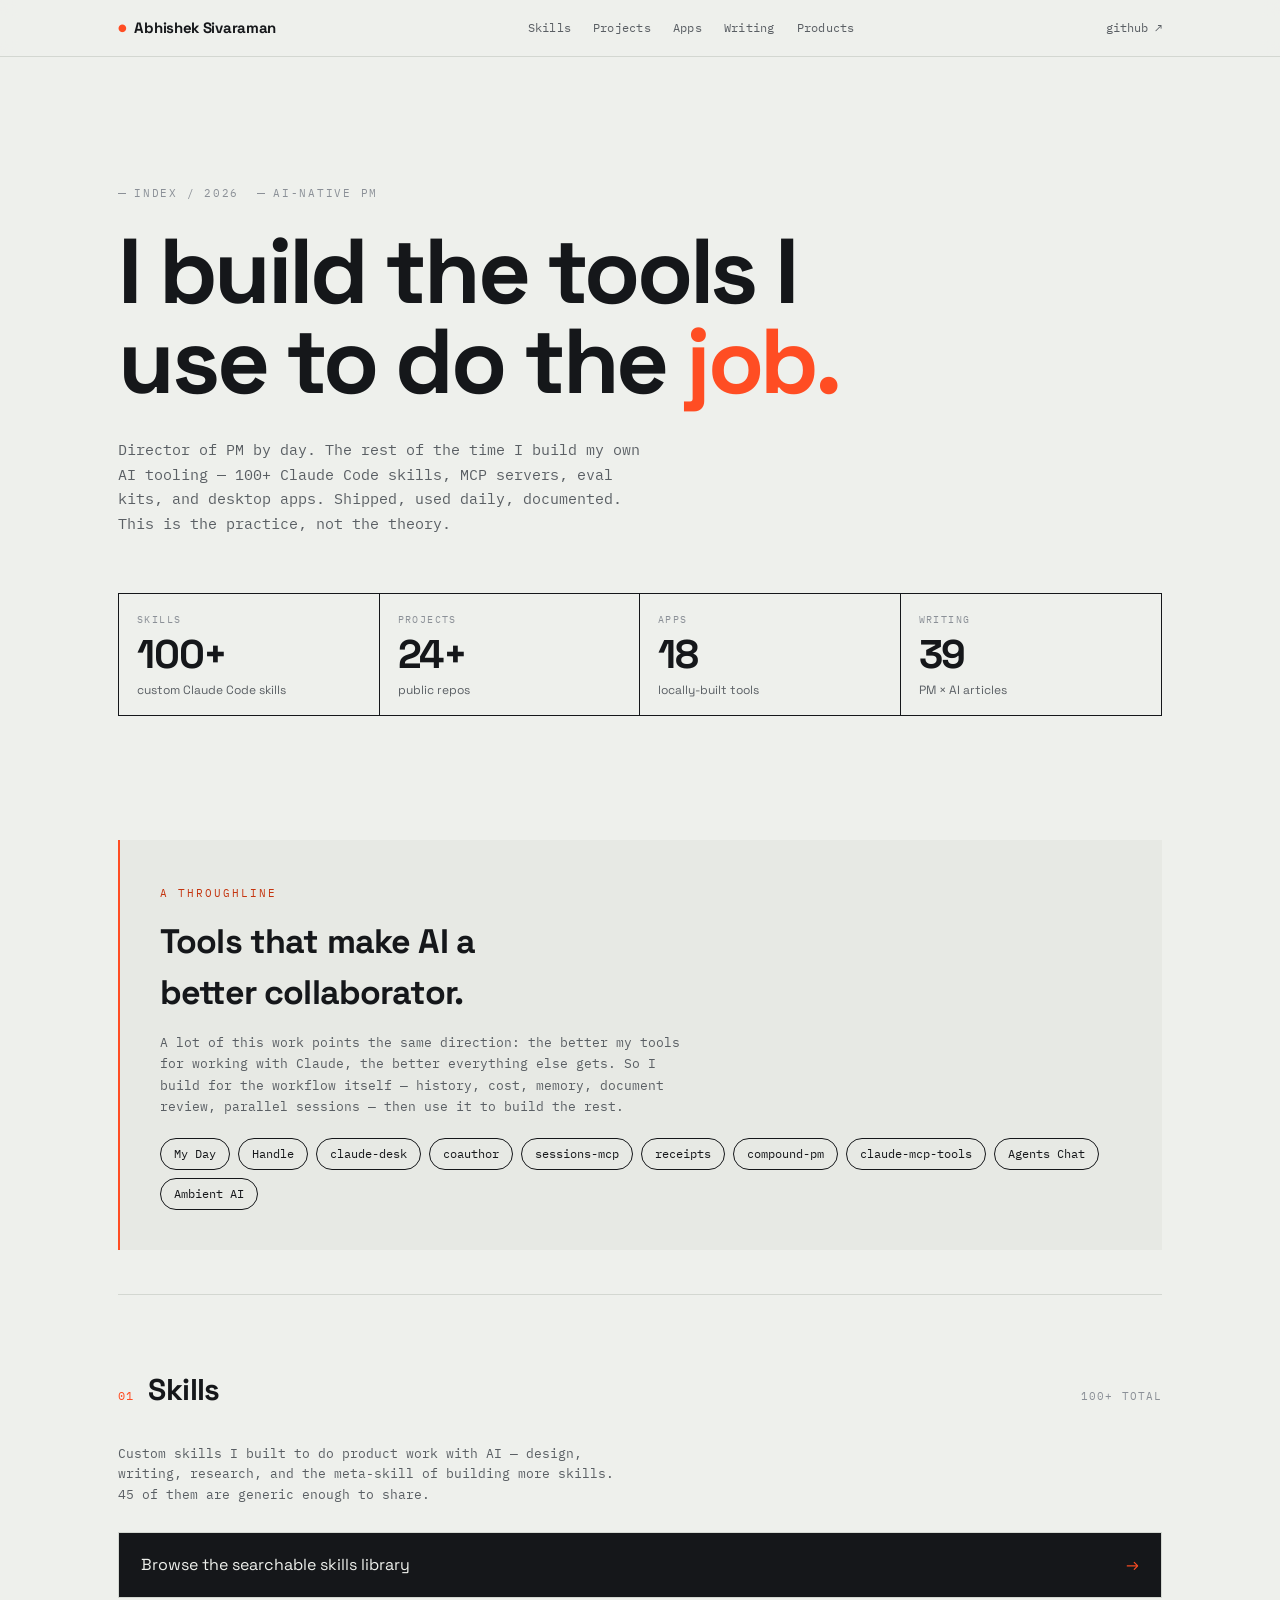
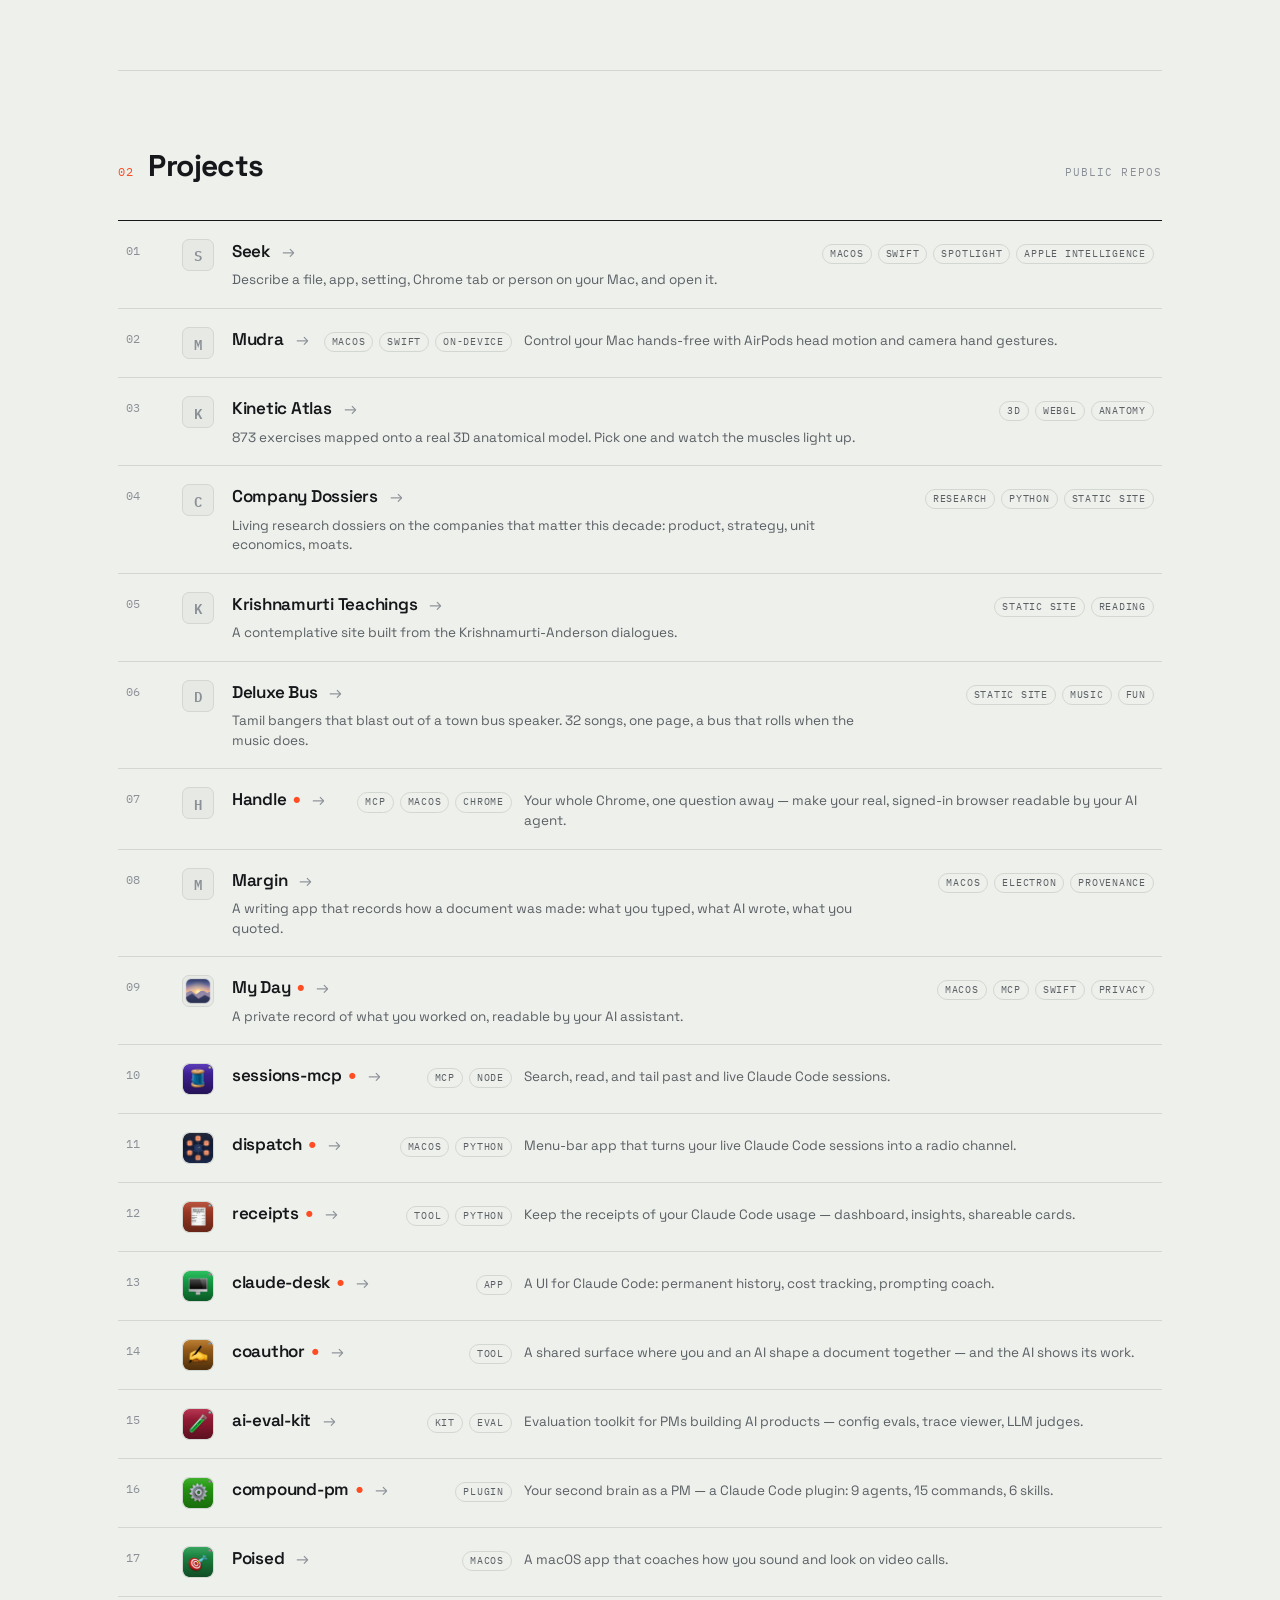
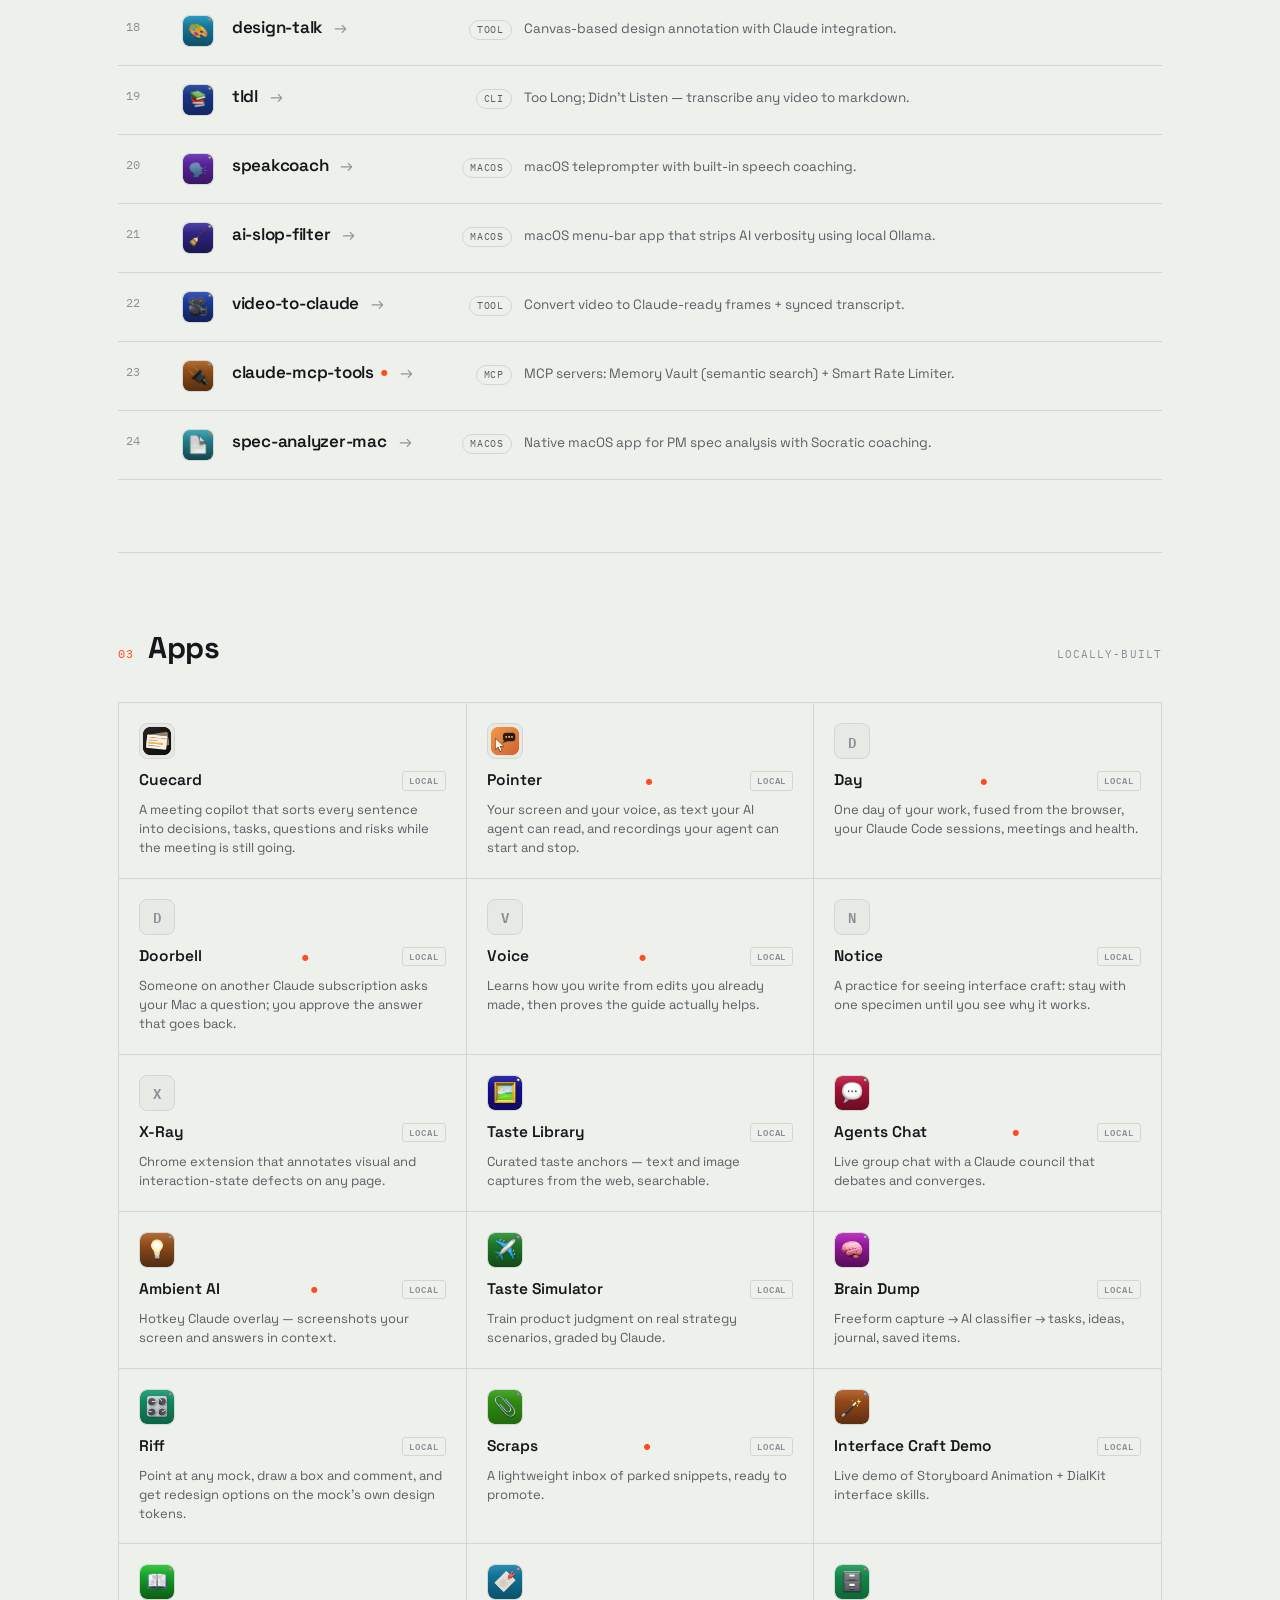
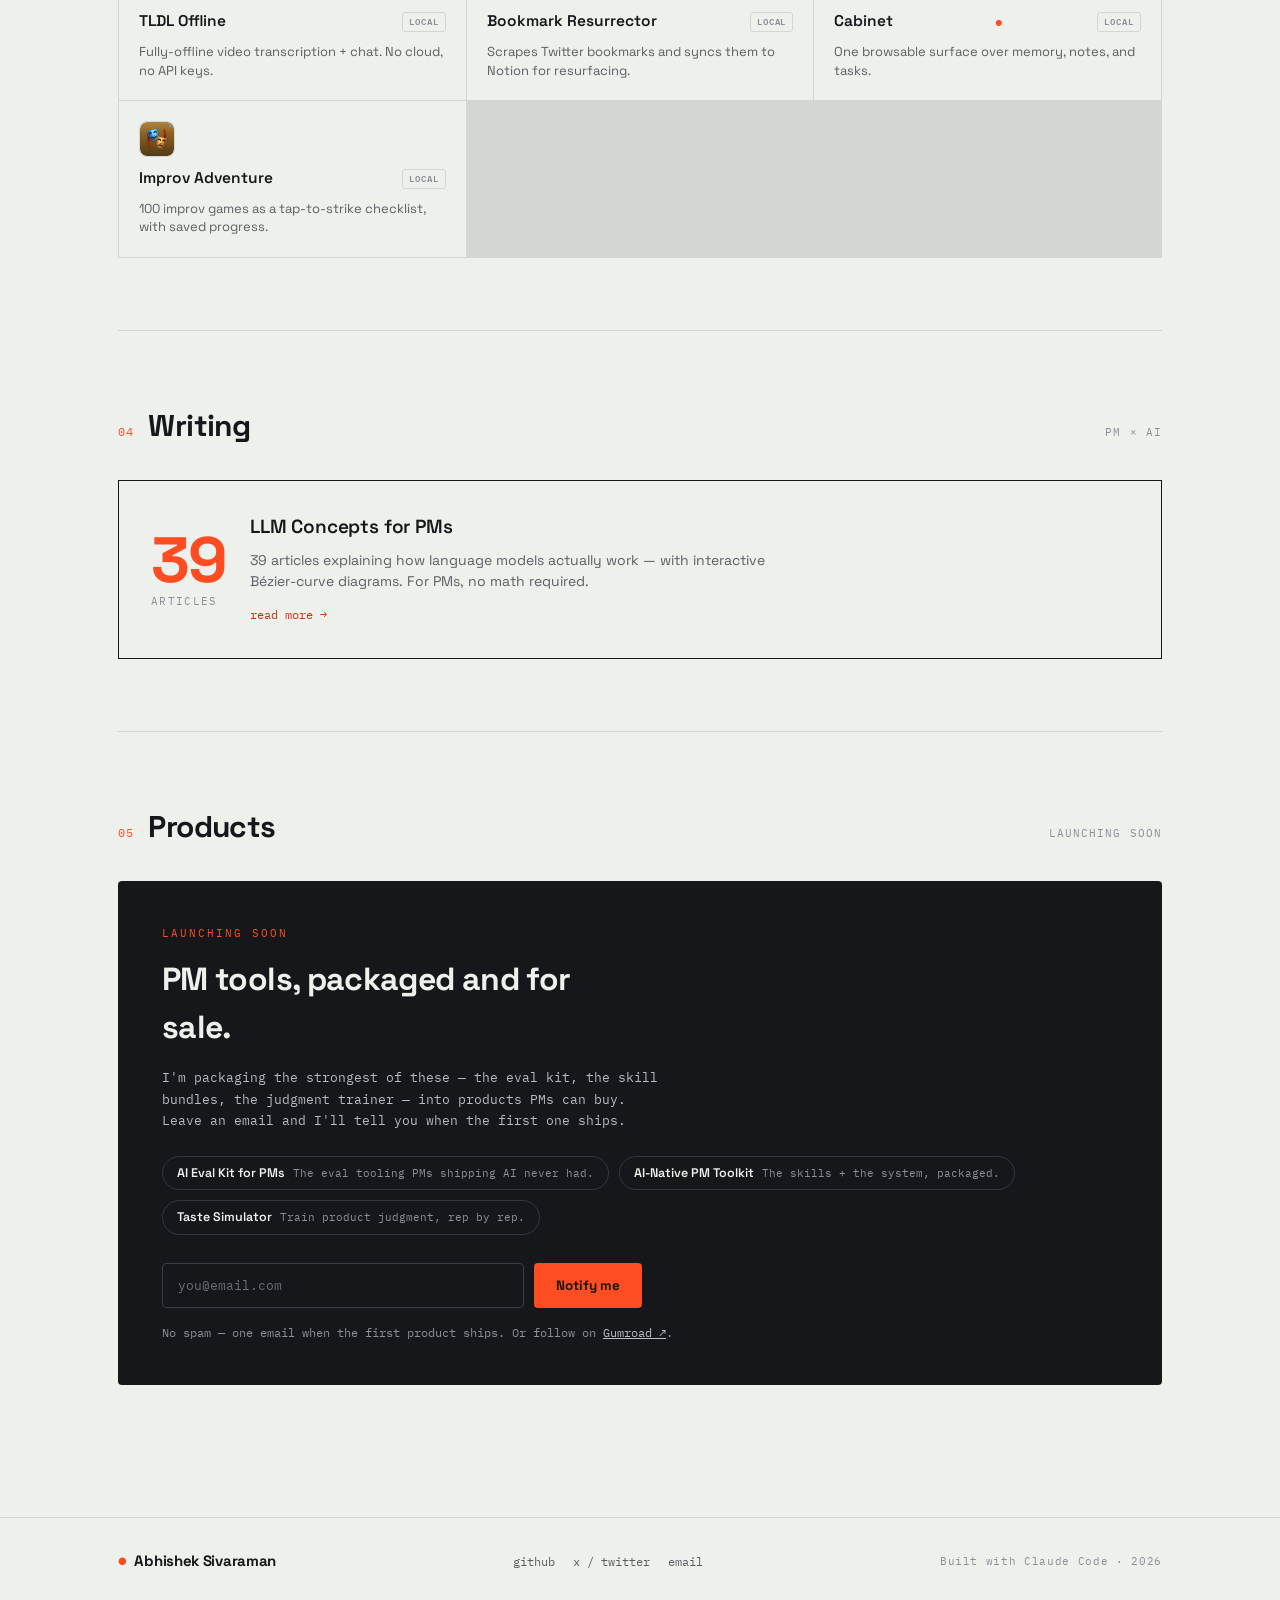
<file: index.html>
<!DOCTYPE html>
<html lang="en">
<head>
<meta charset="UTF-8">
<meta name="viewport" content="width=device-width, initial-scale=1.0">
<title>Abhishek Sivaraman — AI-native product manager</title>
<meta name="description" content="An AI-native product manager who builds his own tools — 100+ Claude Code skills, MCP servers, eval kits, and apps. Shipped, used daily, documented.">
<meta property="og:title" content="Abhishek Sivaraman — AI-native product manager">
<meta property="og:description" content="I build the tools I use to do the job. 100+ skills, 20+ projects, 12 apps.">
<meta property="og:type" content="website">
<meta name="theme-color" content="#eef0ec">
<link rel="preconnect" href="https://fonts.googleapis.com">
<link rel="preconnect" href="https://fonts.gstatic.com" crossorigin>
<link href="https://fonts.googleapis.com/css2?family=Space+Grotesk:wght@400;500;600;700&family=IBM+Plex+Mono:wght@400;500&display=swap" rel="stylesheet">
<link rel="stylesheet" href="styles.css">
</head>
<body>
<a class="skip" href="#skills">Skip to content</a>

<header class="topbar">
  <div class="wrap bar">
    <a class="brand" href="#top">Abhishek Sivaraman</a>
    <nav class="pillars" aria-label="Sections">
      <a href="#skills">Skills</a>
      <a href="#projects">Projects</a>
      <a href="#apps">Apps</a>
      <a href="#writing">Writing</a>
      <a href="#products">Products</a>
    </nav>
    <a class="ghlink" href="https://github.com/abhitsian" target="_blank" rel="noopener">github ↗</a>
  </div>
</header>

<main id="top" class="wrap">

  <section class="hero" id="hero">
    <div class="hero-meta">
      <span>Index / 2026</span>
      <span>AI-native PM</span>
    </div>
    <h1 id="headline"></h1>
    <p class="lede" id="blurb"></p>
    <div class="stats" id="stats" aria-label="At a glance"></div>
  </section>

  <section class="metaband" id="metaband"></section>

  <section class="sec" id="skills">
    <div class="sechead">
      <span class="sn">01</span>
      <h2>Skills</h2>
      <span class="scount" id="skills-count"></span>
    </div>
    <p class="secnote" id="skills-note"></p>
    <div class="skillgrid" id="skills-grid"></div>
  </section>

  <section class="sec" id="projects">
    <div class="sechead">
      <span class="sn">02</span>
      <h2>Projects</h2>
      <span class="scount">public repos</span>
    </div>
    <div class="ledger" id="projects-list"></div>
  </section>

  <section class="sec" id="apps">
    <div class="sechead">
      <span class="sn">03</span>
      <h2>Apps</h2>
      <span class="scount">locally-built</span>
    </div>
    <div class="appgrid" id="apps-grid"></div>
  </section>

  <section class="sec" id="writing">
    <div class="sechead">
      <span class="sn">04</span>
      <h2>Writing</h2>
      <span class="scount">PM × AI</span>
    </div>
    <div id="writing-list"></div>
  </section>

  <section class="sec" id="products">
    <div class="sechead">
      <span class="sn">05</span>
      <h2>Products</h2>
      <span class="scount" id="products-status"></span>
    </div>
    <div class="product-panel" id="product-panel"></div>
  </section>

</main>

<footer class="footer">
  <div class="wrap foot">
    <span class="brand">Abhishek Sivaraman</span>
    <nav class="foot-links" id="foot-links" aria-label="Links"></nav>
    <span class="colophon">Built with Claude Code · 2026</span>
  </div>
</footer>

<script src="data.js"></script>
<script src="app.js"></script>
</body>
</html>
</file>
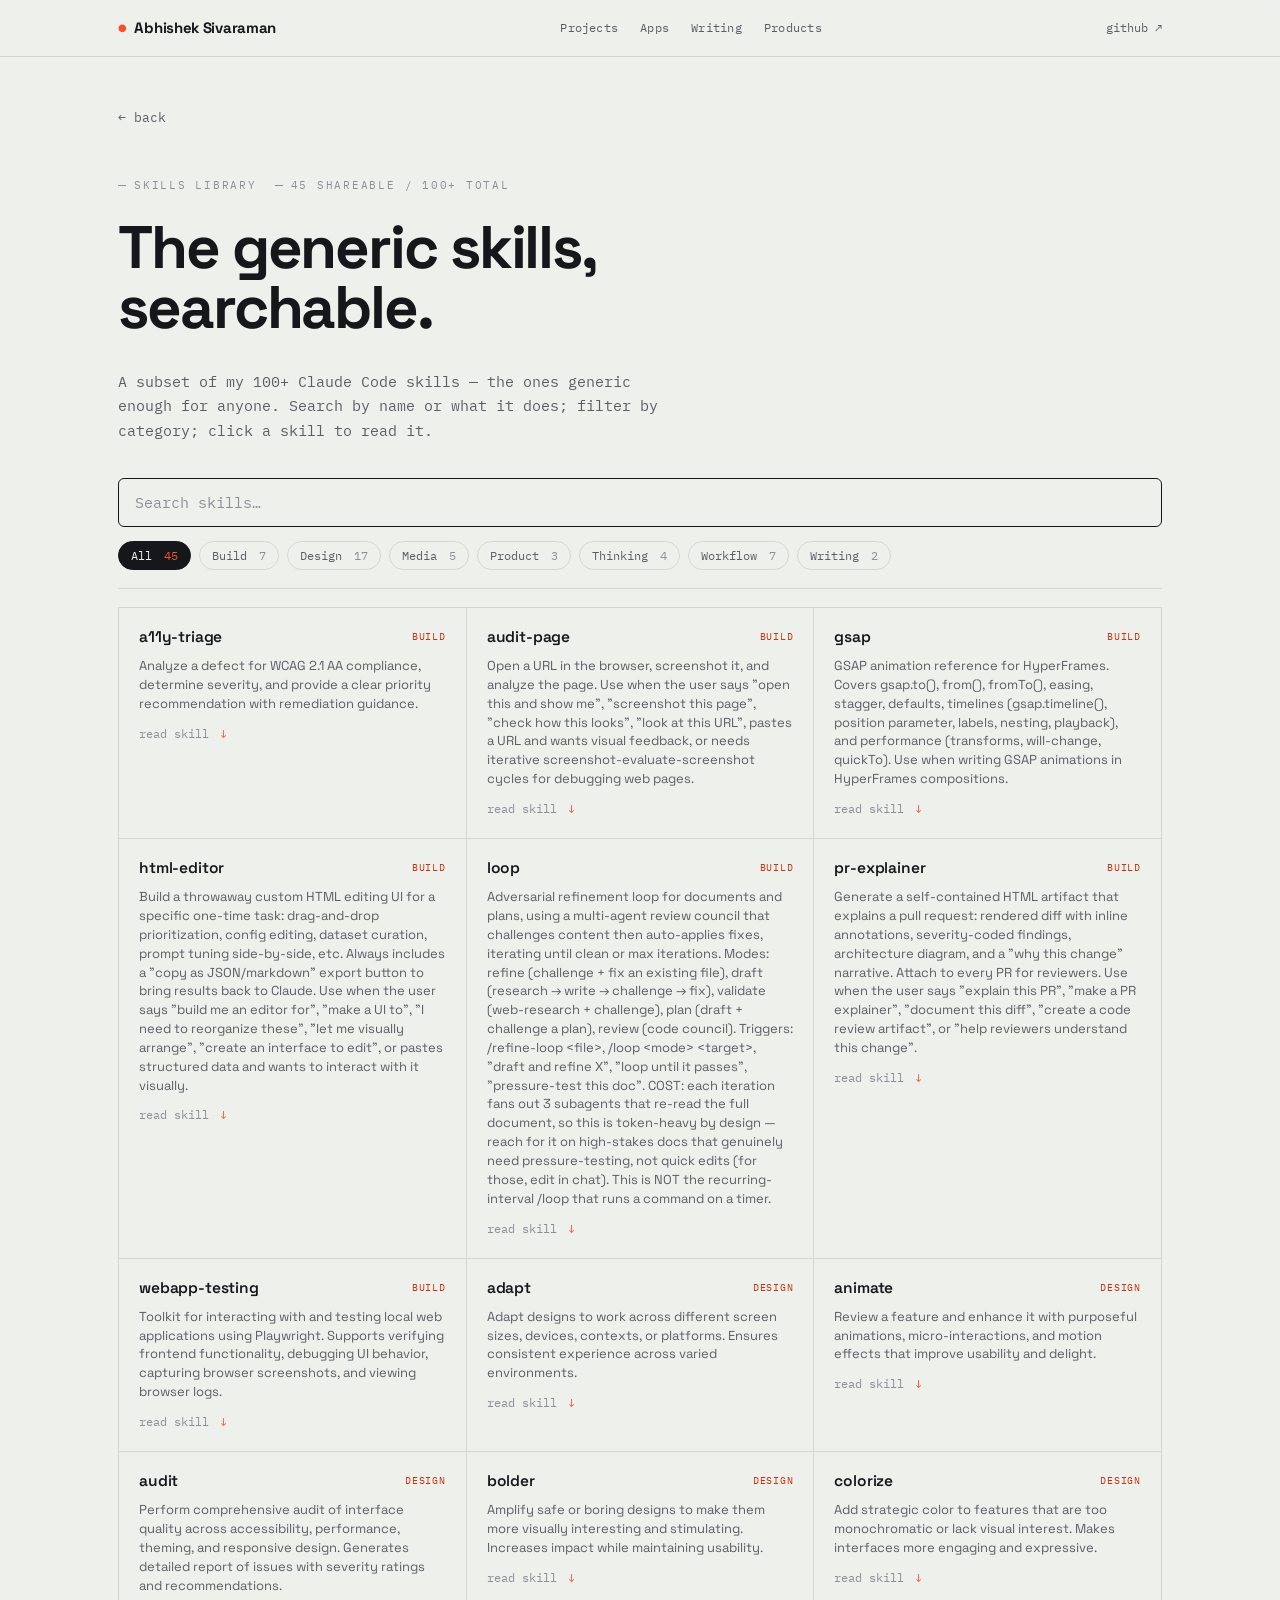
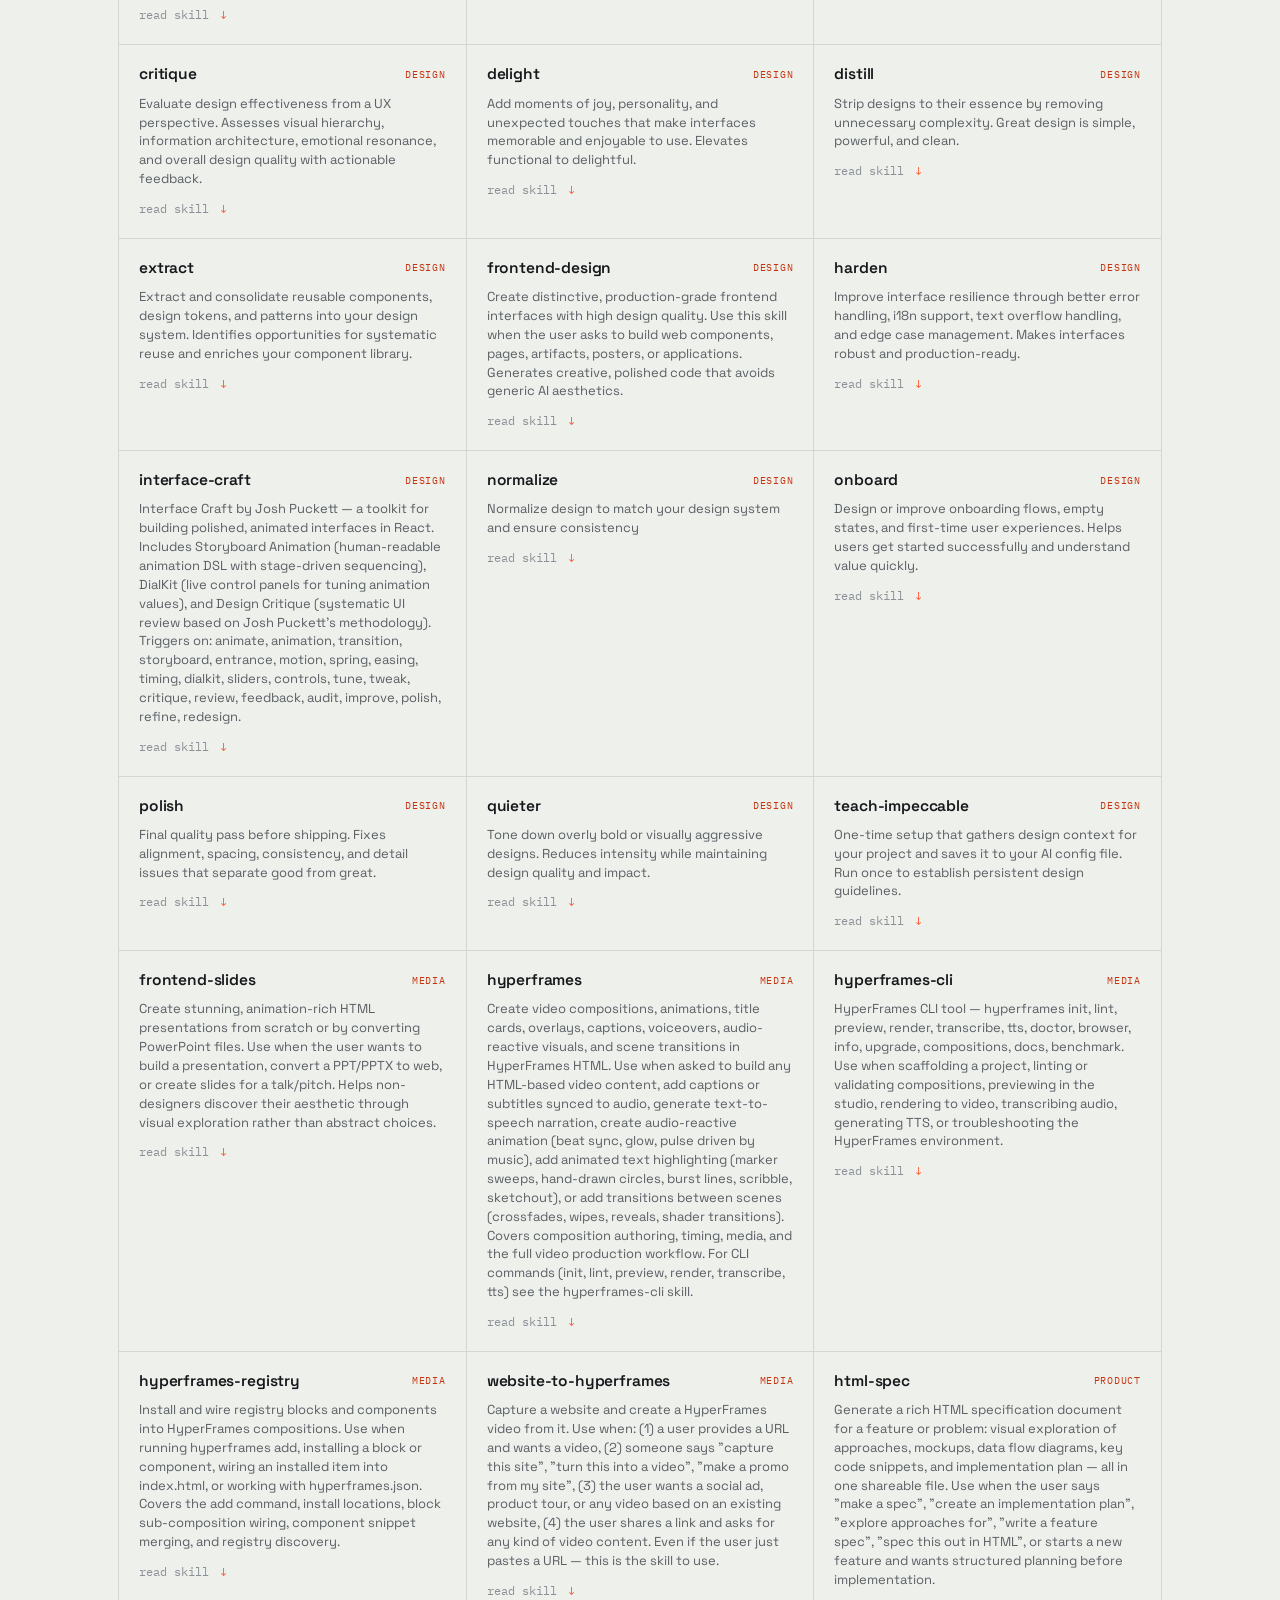
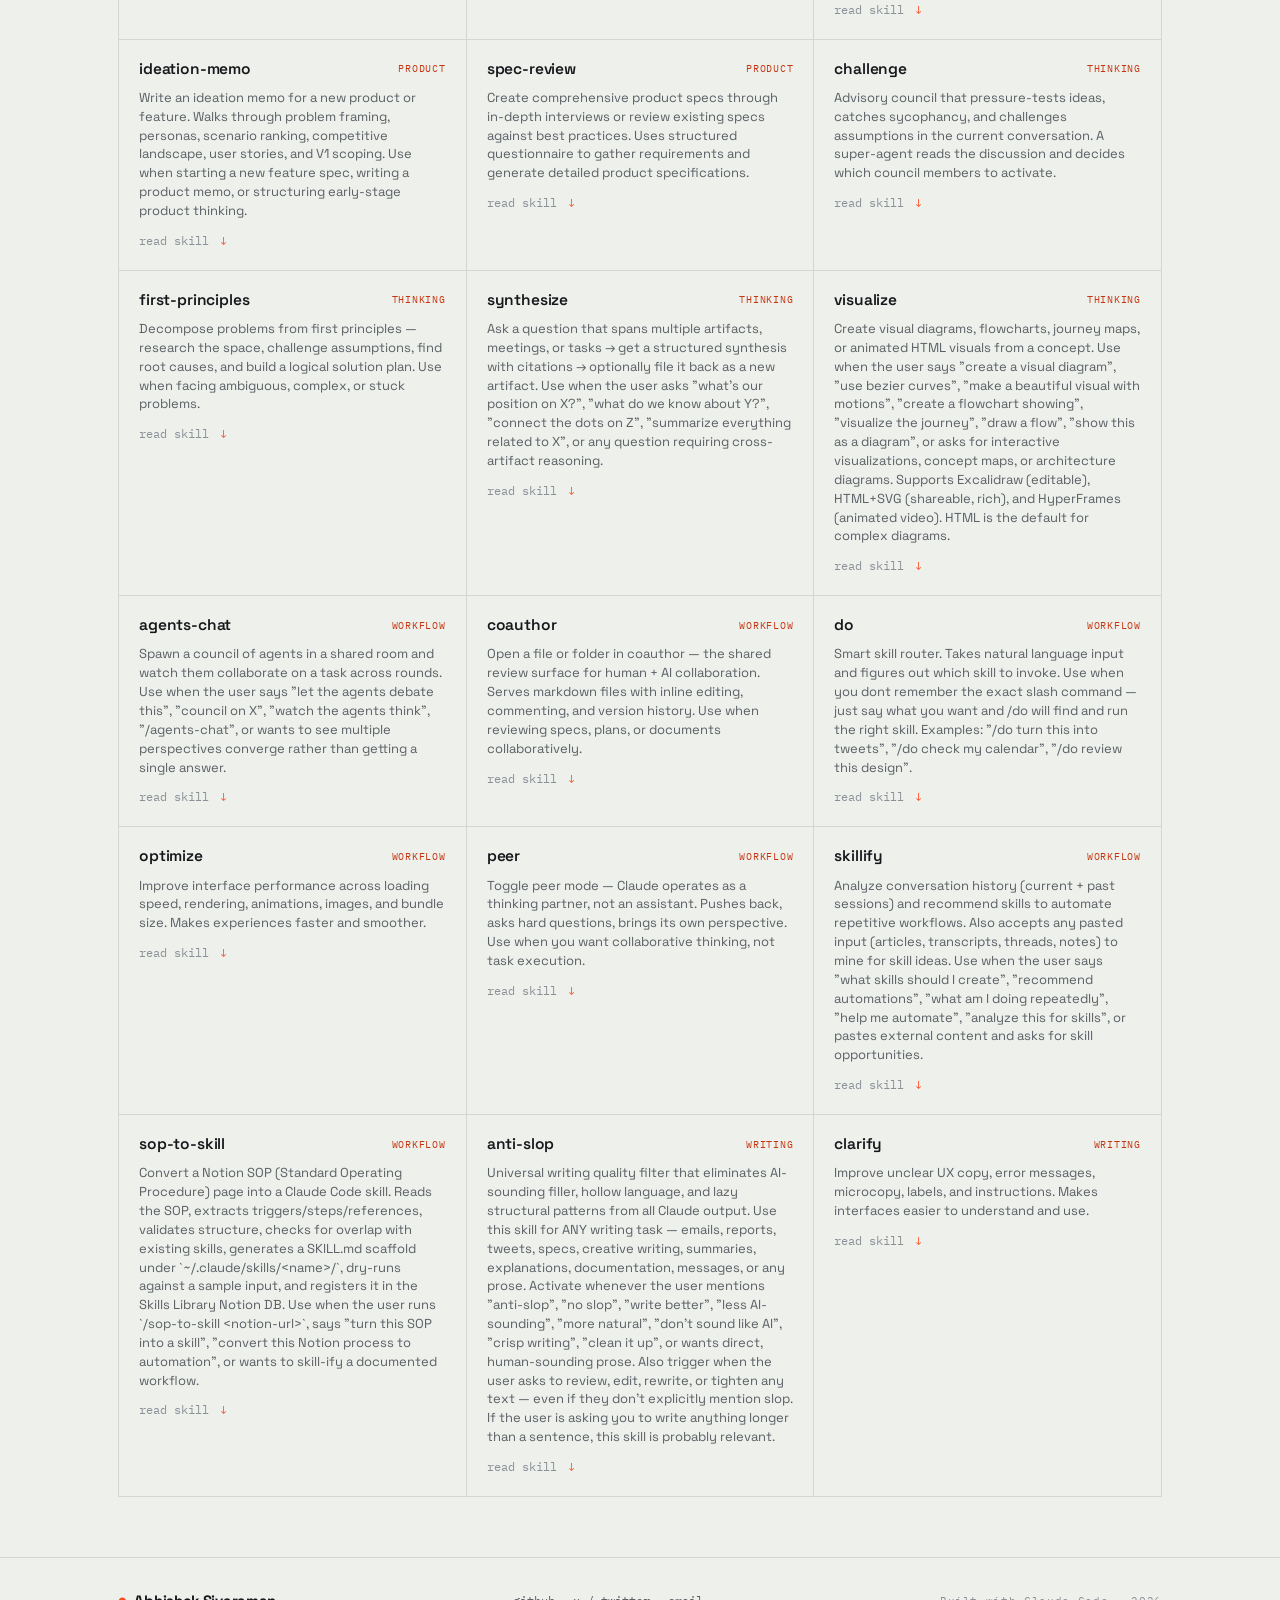
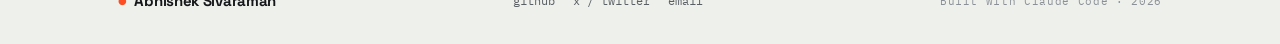
<file: skills.html>
<!DOCTYPE html>
<html lang="en">
<head>
<meta charset="UTF-8">
<meta name="viewport" content="width=device-width, initial-scale=1.0">
<title>Skills — Abhishek Sivaraman</title>
<meta name="description" content="A searchable, categorized library of generic Claude Code skills built by Abhishek Sivaraman.">
<meta name="theme-color" content="#eef0ec">
<link rel="preconnect" href="https://fonts.googleapis.com">
<link rel="preconnect" href="https://fonts.gstatic.com" crossorigin>
<link href="https://fonts.googleapis.com/css2?family=Space+Grotesk:wght@400;500;600;700&family=IBM+Plex+Mono:wght@400;500&display=swap" rel="stylesheet">
<link rel="stylesheet" href="styles.css">
</head>
<body>
<header class="topbar">
  <div class="wrap bar">
    <a class="brand" href="index.html">Abhishek Sivaraman</a>
    <nav class="pillars" aria-label="Sections">
      <a href="index.html#projects">Projects</a>
      <a href="index.html#apps">Apps</a>
      <a href="index.html#writing">Writing</a>
      <a href="index.html#products">Products</a>
    </nav>
    <a class="ghlink" href="https://github.com/abhitsian" target="_blank" rel="noopener">github ↗</a>
  </div>
</header>

<main class="wrap">
  <section class="sk-hero">
    <div class="d-back"><a href="index.html#skills">← back</a></div>
    <div class="hero-meta"><span>Skills library</span><span id="sk-count">—</span></div>
    <h1 class="sk-title">The generic skills, <span class="o">searchable.</span></h1>
    <p class="lede">A subset of my 100+ Claude Code skills — the ones generic enough for anyone. Search by name or what it does; filter by category; click a skill to read it.</p>
  </section>

  <div class="sk-controls">
    <input type="search" id="sk-search" placeholder="Search skills…" aria-label="Search skills" autocomplete="off">
    <div class="sk-cats" id="sk-cats"></div>
  </div>

  <div class="sk-grid" id="sk-grid"></div>
  <p class="sk-empty" id="sk-empty" hidden>No skills match that.</p>
</main>

<footer class="footer">
  <div class="wrap foot">
    <span class="brand">Abhishek Sivaraman</span>
    <nav class="foot-links" id="foot-links" aria-label="Links"></nav>
    <span class="colophon">Built with Claude Code · 2026</span>
  </div>
</footer>

<script src="data.js"></script>
<script src="skills-data.js"></script>
<script src="skills.js"></script>
</body>
</html>
</file>
<file: styles.css>
/* ===== Abhishek Sivaraman — portfolio · "The System" ===== */
:root{
  --bg:#eef0ec;
  --panel:#e7e9e4;
  --ink:#15171a;
  --mut:#5a5f64;
  --faint:#8b9097;
  --line:#d3d7d1;
  --line-strong:#15171a;
  --accent:#ff4d23;
  --accent-ink:#c5350f;
  --maxw:1140px;
  --mono:"IBM Plex Mono",ui-monospace,monospace;
  --sans:"Space Grotesk",system-ui,sans-serif;
}
*{ box-sizing:border-box; margin:0; padding:0; }
html{ scroll-behavior:smooth; }
body{
  background:var(--bg); color:var(--ink); font-family:var(--sans);
  line-height:1.5; -webkit-font-smoothing:antialiased;
  text-rendering:optimizeLegibility;
}
a{ color:inherit; text-decoration:none; }
.wrap{ width:100%; max-width:var(--maxw); margin:0 auto; padding-inline:clamp(20px,5vw,48px); }

.skip{ position:absolute; left:-9999px; top:0; background:var(--ink); color:var(--bg); padding:10px 16px; z-index:50; }
.skip:focus{ left:8px; top:8px; }

/* ---------- top bar ---------- */
.topbar{ position:sticky; top:0; z-index:30; background:color-mix(in oklab, var(--bg) 88%, transparent); backdrop-filter:blur(8px); border-bottom:1px solid var(--line); }
.bar{ display:flex; align-items:center; justify-content:space-between; height:56px; }
.brand{ font-weight:700; letter-spacing:-.02em; font-size:15px; }
.brand::before{ content:"●"; color:var(--accent); font-size:10px; vertical-align:2px; margin-right:8px; }
.pillars{ display:flex; gap:clamp(10px,2vw,22px); }
.pillars a{ font-family:var(--mono); font-size:12px; color:var(--mut); letter-spacing:.02em; position:relative; padding:4px 0; }
.pillars a:hover{ color:var(--ink); }
.pillars a::after{ content:""; position:absolute; left:0; right:100%; bottom:0; height:1.5px; background:var(--accent); transition:right .25s cubic-bezier(.2,.7,.3,1); }
.pillars a:hover::after{ right:0; }
.ghlink{ font-family:var(--mono); font-size:12px; color:var(--mut); }
.ghlink:hover{ color:var(--accent-ink); }

/* ---------- hero ---------- */
.hero{ padding-block:clamp(56px,11vw,128px) clamp(40px,7vw,80px); }
.hero-meta{ display:flex; gap:18px; font-family:var(--mono); font-size:11px; letter-spacing:.16em; text-transform:uppercase; color:var(--faint); padding-bottom:24px; }
.hero-meta span{ position:relative; padding-left:16px; }
.hero-meta span::before{ content:""; position:absolute; left:0; top:50%; width:8px; height:1px; background:var(--faint); }
.hero h1{
  font-weight:700; letter-spacing:-.035em; line-height:.98;
  font-size:clamp(40px,8.5vw,92px); max-width:14ch;
}
.hero h1 .o{ color:var(--accent); }
.lede{ font-family:var(--mono); font-size:clamp(13px,1.5vw,15px); line-height:1.65; color:var(--mut); max-width:60ch; margin-top:clamp(22px,3vw,32px); }

.stats{ display:grid; grid-template-columns:repeat(4,1fr); margin-top:clamp(36px,5vw,56px); border:1.5px solid var(--line-strong); }
.stats .cell{ padding:18px 18px 16px; border-right:1.5px solid var(--line-strong); }
.stats .cell:last-child{ border-right:none; }
.stats .k{ font-family:var(--mono); font-size:10px; letter-spacing:.14em; text-transform:uppercase; color:var(--faint); }
.stats .v{ font-weight:700; font-size:clamp(26px,4vw,40px); letter-spacing:-.03em; margin-top:8px; line-height:1; }
.stats .note{ font-size:12px; color:var(--mut); margin-top:6px; }

/* ---------- section scaffolding ---------- */
.sec{ padding-block:clamp(40px,6vw,72px); border-top:1px solid var(--line); }
.sechead{ display:flex; align-items:baseline; gap:14px; margin-bottom:clamp(22px,3vw,32px); }
.sechead .sn{ font-family:var(--mono); font-size:12px; color:var(--accent); letter-spacing:.1em; }
.sechead h2{ font-weight:700; font-size:clamp(22px,3vw,30px); letter-spacing:-.02em; }
.sechead .scount{ font-family:var(--mono); font-size:11px; letter-spacing:.1em; text-transform:uppercase; color:var(--faint); margin-left:auto; }
.secnote{ font-family:var(--mono); font-size:13px; line-height:1.6; color:var(--mut); max-width:64ch; margin-bottom:26px; }

/* ---------- skills grid ---------- */
.skillgrid{ display:grid; grid-template-columns:repeat(auto-fill,minmax(228px,1fr)); border-top:1px solid var(--line); border-left:1px solid var(--line); }
.skillcell{ padding:16px 18px; border-right:1px solid var(--line); border-bottom:1px solid var(--line); transition:background .2s; }
.skillcell:hover{ background:var(--panel); }
.skillcell .top{ display:flex; align-items:center; justify-content:space-between; gap:10px; }
.skillcell .nm{ font-weight:600; font-size:14.5px; letter-spacing:-.01em; }
.skillcell .cat{ font-family:var(--mono); font-size:9.5px; letter-spacing:.1em; text-transform:uppercase; color:var(--accent-ink); }
.skillcell .ds{ font-size:12.5px; color:var(--mut); margin-top:7px; line-height:1.4; }
.skillcell.more{ display:flex; align-items:center; justify-content:center; background:var(--ink); color:var(--bg); }
.skillcell.more a{ font-family:var(--mono); font-size:12px; letter-spacing:.06em; }
.skillcell.more a:hover{ color:var(--accent); }

/* ---------- ledger (projects) ---------- */
.ledger{ border-top:1px solid var(--line-strong); }
.lrow{ display:grid; grid-template-columns:42px 36px 1fr; gap:0 14px; padding:18px 8px; border-bottom:1px solid var(--line); align-items:start; position:relative; transition:background .18s, padding-left .18s; }
.lrow .logo{ width:32px; height:32px; border-radius:7px; overflow:hidden; display:flex; align-items:center; justify-content:center; background:var(--panel); border:1px solid var(--line); flex-shrink:0; }
.lrow img.logo{ object-fit:cover; }
.lrow span.logo img{ width:100%; height:100%; object-fit:cover; display:block; }
.lrow .logo.placeholder{ font-family:var(--mono); font-size:14px; font-weight:600; color:var(--faint); }
/* apps grid: small icon top-left of each card */
.appcell .applogo{ width:36px; height:36px; border-radius:8px; overflow:hidden; display:block; background:var(--panel); border:1px solid var(--line); margin-bottom:10px; object-fit:cover; }
.appcell span.applogo{ display:flex; align-items:center; justify-content:center; }
.appcell span.applogo img{ width:100%; height:100%; object-fit:cover; }
.appcell .applogo.placeholder{ font-family:var(--mono); font-size:14px; font-weight:600; color:var(--faint); display:flex; align-items:center; justify-content:center; }
.d-visual.logo-hero{ background:var(--panel); border:1px solid var(--line); padding:48px 24px; display:flex; flex-direction:column; align-items:center; justify-content:center; gap:18px; }
.d-visual.logo-hero img{ width:180px; height:180px; border-radius:24px; box-shadow:0 4px 24px rgba(0,0,0,.08); }
.d-audio{ margin:24px 0; }
.d-audio audio{ width:100%; max-width:520px; margin-top:8px; }
.lrow:hover{ background:var(--panel); padding-left:16px; }
.lrow .nn{ font-family:var(--mono); font-size:12px; color:var(--faint); padding-top:3px; }
.lrow:hover .nn{ color:var(--accent); }
.lrow .body{ display:flex; flex-wrap:wrap; align-items:baseline; gap:6px 12px; }
.lrow .nm{ font-weight:600; font-size:17px; letter-spacing:-.015em; }
.lrow .arrow{ color:var(--faint); transition:transform .18s, color .18s; }
.lrow:hover .arrow{ color:var(--accent); transform:translate(3px,-3px); }
.lrow .ds{ flex-basis:100%; font-size:13.5px; color:var(--mut); max-width:70ch; line-height:1.45; }
.lrow .tags{ display:flex; gap:6px; margin-left:auto; }
.lrow .tag{ font-family:var(--mono); font-size:9.5px; letter-spacing:.08em; text-transform:uppercase; color:var(--mut); border:1px solid var(--line); padding:2px 7px; border-radius:100px; }

/* ---------- apps grid ---------- */
.appgrid{ display:grid; grid-template-columns:repeat(auto-fill,minmax(280px,1fr)); gap:1px; background:var(--line); border:1px solid var(--line); }
.appcell{ background:var(--bg); padding:20px; transition:background .2s; }
.appcell:hover{ background:var(--panel); }
.appcell .nm{ font-weight:600; font-size:15.5px; display:flex; justify-content:space-between; align-items:center; }
.appcell .nm .lbl{ font-family:var(--mono); font-size:9px; letter-spacing:.1em; text-transform:uppercase; color:var(--faint); border:1px solid var(--line); padding:2px 6px; border-radius:3px; }
.appcell .ds{ font-size:13px; color:var(--mut); margin-top:9px; line-height:1.45; }

/* ---------- writing ---------- */
.writecard{ display:grid; grid-template-columns:auto 1fr; gap:24px; align-items:center; border:1.5px solid var(--line-strong); padding:clamp(22px,3vw,32px); }
.writecard .big{ font-weight:700; font-size:clamp(40px,7vw,64px); letter-spacing:-.03em; line-height:.9; color:var(--accent); }
.writecard .big small{ display:block; font-family:var(--mono); font-size:11px; letter-spacing:.12em; text-transform:uppercase; color:var(--faint); margin-top:8px; font-weight:400; }
.writecard h3{ font-size:19px; font-weight:600; letter-spacing:-.01em; }
.writecard p{ font-size:14px; color:var(--mut); margin-top:8px; line-height:1.5; max-width:60ch; }
.writecard .go{ display:inline-block; margin-top:14px; font-family:var(--mono); font-size:12px; color:var(--accent-ink); }
.writecard .go:hover{ text-decoration:underline; }

/* ---------- products panel ---------- */
.product-panel{ background:var(--ink); color:var(--bg); border-radius:4px; padding:clamp(26px,4vw,44px); }
.product-panel .soon{ font-family:var(--mono); font-size:11px; letter-spacing:.18em; text-transform:uppercase; color:var(--accent); }
.product-panel .ptitle{ font-weight:700; font-size:clamp(22px,3.4vw,32px); letter-spacing:-.02em; margin-top:14px; max-width:20ch; }
.product-panel .pblurb{ font-family:var(--mono); font-size:13px; line-height:1.65; color:#b9bdc2; margin-top:16px; max-width:62ch; }
.teasers{ display:flex; flex-wrap:wrap; gap:10px; margin-top:24px; }
.teasers .t{ border:1px solid #34383d; border-radius:100px; padding:7px 14px; font-size:12.5px; }
.teasers .t b{ font-weight:600; }
.teasers .t span{ color:var(--faint); margin-left:8px; font-family:var(--mono); font-size:11px; }
.signup{ display:flex; gap:10px; margin-top:28px; max-width:480px; flex-wrap:wrap; }
.signup input{ flex:1; min-width:200px; background:transparent; border:1px solid #3a3e44; color:var(--bg); font-family:var(--mono); font-size:13px; padding:13px 15px; border-radius:4px; }
.signup input::placeholder{ color:#6b7077; }
.signup input:focus{ outline:none; border-color:var(--accent); }
.signup button{ background:var(--accent); color:#1c1409; font-family:var(--sans); font-weight:700; font-size:13.5px; border:none; padding:13px 22px; border-radius:4px; cursor:pointer; transition:.18s; }
.signup button:hover{ background:#ff6643; transform:translateY(-1px); }
.signup .ok{ font-family:var(--mono); font-size:12.5px; color:var(--accent); flex-basis:100%; }
.pfoot{ margin-top:16px; font-family:var(--mono); font-size:11.5px; color:var(--faint); }
.pfoot a{ color:#b9bdc2; text-decoration:underline; }

/* ---------- footer ---------- */
.footer{ border-top:1px solid var(--line); margin-top:clamp(30px,5vw,60px); }
.foot{ display:flex; align-items:center; justify-content:space-between; flex-wrap:wrap; gap:14px; padding-block:32px; }
.foot-links{ display:flex; gap:18px; }
.foot-links a{ font-family:var(--mono); font-size:12px; color:var(--mut); }
.foot-links a:hover{ color:var(--accent-ink); }
.colophon{ font-family:var(--mono); font-size:11px; color:var(--faint); letter-spacing:.06em; }

/* ---------- reveal motion ---------- */
.reveal{ opacity:0; transform:translateY(14px); transition:opacity .6s cubic-bezier(.2,.7,.3,1), transform .6s cubic-bezier(.2,.7,.3,1); }
.reveal.in{ opacity:1; transform:none; }

/* ---------- responsive ---------- */
@media(max-width:760px){
  .pillars{ display:none; }
  .stats{ grid-template-columns:1fr 1fr; }
  .stats .cell:nth-child(2){ border-right:none; }
  .stats .cell:nth-child(1),.stats .cell:nth-child(2){ border-bottom:1.5px solid var(--line-strong); }
  .lrow .tags{ margin-left:0; flex-basis:100%; margin-top:4px; }
  .writecard{ grid-template-columns:1fr; gap:14px; }
}
@media(prefers-reduced-motion:reduce){
  html{ scroll-behavior:auto; }
  .reveal{ opacity:1; transform:none; transition:none; }
}

/* ===== meta-theme band ===== */
.metaband{ margin-block:clamp(28px,4vw,44px); padding:clamp(26px,4vw,40px); background:var(--panel); border-left:2px solid var(--accent); }
.mlabel{ font-family:var(--mono); font-size:11px; letter-spacing:.18em; text-transform:uppercase; color:var(--accent-ink); }
.mtitle{ font-weight:700; font-size:clamp(22px,3.4vw,34px); letter-spacing:-.025em; margin-top:12px; max-width:18ch; }
.mblurb{ font-family:var(--mono); font-size:13px; line-height:1.65; color:var(--mut); max-width:66ch; margin-top:14px; }
.mchips{ display:flex; flex-wrap:wrap; gap:8px; margin-top:20px; }
.mchip{ font-family:var(--mono); font-size:12px; padding:6px 13px; border:1px solid var(--line-strong); border-radius:100px; transition:.16s; }
.mchip:hover{ background:var(--ink); color:var(--bg); transform:translateY(-1px); }
.metadot{ color:var(--accent); font-size:8px; vertical-align:3px; margin-left:7px; }

/* full-width skills entry cell */
.skillcell.more.wide{ grid-column:1/-1; justify-content:space-between; padding:20px 22px; }
.skillcell.more.wide .arrow{ color:var(--accent); transition:transform .18s; }
.skillcell.more.wide:hover .arrow{ transform:translateX(4px); }

/* ===== detail page (project.html) ===== */
.detail{ padding-block:clamp(32px,6vw,64px) clamp(48px,8vw,96px); max-width:840px; }
.d-back{ margin-bottom:clamp(28px,5vw,48px); }
.d-back a{ font-family:var(--mono); font-size:12.5px; color:var(--mut); }
.d-back a:hover{ color:var(--accent-ink); }
.d-kicker{ font-family:var(--mono); font-size:11px; letter-spacing:.16em; text-transform:uppercase; color:var(--faint); display:flex; align-items:center; gap:12px; }
.d-meta-badge{ background:var(--accent); color:#1c1409; padding:3px 9px; border-radius:100px; font-size:9.5px; letter-spacing:.08em; }
.d-title{ font-weight:700; font-size:clamp(36px,7vw,68px); letter-spacing:-.035em; line-height:1; margin-top:16px; }
.d-lede{ font-family:var(--mono); font-size:clamp(13px,1.6vw,16px); line-height:1.6; color:var(--mut); margin-top:18px; max-width:60ch; }
.d-tags{ display:flex; flex-wrap:wrap; gap:7px; margin-top:20px; }
.d-tag{ font-family:var(--mono); font-size:10px; letter-spacing:.08em; text-transform:uppercase; color:var(--mut); border:1px solid var(--line); padding:3px 9px; border-radius:100px; }
.d-about,.d-features{ margin-top:clamp(34px,5vw,52px); }
.d-label{ font-family:var(--mono); font-size:11px; letter-spacing:.16em; text-transform:uppercase; color:var(--accent-ink); display:block; padding-bottom:14px; border-bottom:1px solid var(--line); margin-bottom:18px; }
.d-about p{ font-size:clamp(16px,2vw,19px); line-height:1.6; color:var(--ink); max-width:62ch; }
.d-flist{ list-style:none; display:grid; gap:2px; }
.d-flist li{ display:grid; grid-template-columns:38px 1fr; align-items:start; gap:8px; padding:14px 8px; border-bottom:1px solid var(--line); font-size:15px; }
.d-flist .fn{ font-family:var(--mono); font-size:12px; color:var(--accent); padding-top:2px; }
.d-foot{ margin-top:clamp(40px,6vw,64px); display:flex; gap:12px; flex-wrap:wrap; align-items:center; }
.d-cta{ display:inline-flex; align-items:center; gap:10px; background:var(--ink); color:var(--bg); font-weight:600; font-size:14px; padding:14px 22px; border-radius:5px; transition:.18s; }
.d-cta span{ transition:transform .18s; }
.d-cta:hover{ background:var(--accent); color:#1c1409; }
.d-cta:hover span{ transform:translate(2px,-2px); }
.d-cta.ghost{ background:transparent; color:var(--ink); border:1px solid var(--line-strong); }
.d-cta.ghost:hover{ background:var(--ink); color:var(--bg); }
.d-note{ font-family:var(--mono); font-size:12.5px; color:var(--faint); }

/* ===== skills browser (skills.html) ===== */
.sk-hero{ padding-block:clamp(28px,5vw,48px) clamp(8px,2vw,16px); }
.sk-title{ font-weight:700; font-size:clamp(32px,6vw,60px); letter-spacing:-.035em; line-height:1; max-width:16ch; }
.sk-controls{ position:sticky; top:56px; z-index:20; background:color-mix(in oklab, var(--bg) 92%, transparent); backdrop-filter:blur(8px); padding-block:18px; border-bottom:1px solid var(--line); margin-bottom:8px; }
#sk-search{ width:100%; background:transparent; border:1.5px solid var(--line-strong); border-radius:6px; font-family:var(--mono); font-size:15px; padding:14px 16px; color:var(--ink); }
#sk-search::placeholder{ color:var(--faint); }
#sk-search:focus{ outline:none; border-color:var(--accent); }
.sk-cats{ display:flex; flex-wrap:wrap; gap:8px; margin-top:14px; }
.sk-chip{ font-family:var(--mono); font-size:12px; padding:6px 12px; border:1px solid var(--line); background:transparent; color:var(--mut); border-radius:100px; cursor:pointer; transition:.15s; }
.sk-chip span{ color:var(--faint); margin-left:5px; }
.sk-chip:hover{ border-color:var(--line-strong); color:var(--ink); }
.sk-chip.on{ background:var(--ink); color:var(--bg); border-color:var(--ink); }
.sk-chip.on span{ color:var(--accent); }
.sk-grid{ display:grid; grid-template-columns:repeat(auto-fill,minmax(300px,1fr)); gap:1px; background:var(--line); border:1px solid var(--line); margin-top:18px; }
.sk-card{ background:var(--bg); padding:18px 20px; cursor:pointer; transition:background .18s; }
.sk-card:hover{ background:var(--panel); }
.sk-card:focus-visible{ outline:2px solid var(--accent); outline-offset:-2px; }
.sk-top{ display:flex; align-items:center; justify-content:space-between; gap:10px; }
.sk-name{ font-weight:600; font-size:15.5px; letter-spacing:-.01em; }
.sk-cat{ font-family:var(--mono); font-size:9.5px; letter-spacing:.08em; text-transform:uppercase; color:var(--accent-ink); }
.sk-desc{ font-size:13px; color:var(--mut); margin-top:8px; line-height:1.45; }
.sk-toggle{ margin-top:12px; background:none; border:none; padding:0; font-family:var(--mono); font-size:11.5px; color:var(--faint); cursor:pointer; }
.sk-toggle span{ color:var(--accent); margin-left:4px; }
.sk-card:hover .sk-toggle{ color:var(--ink); }
.sk-body{ margin-top:14px; padding:14px; background:#e4e7e2; border-radius:5px; font-family:var(--mono); font-size:11.5px; line-height:1.55; color:#33373b; white-space:pre-wrap; word-break:break-word; max-height:340px; overflow:auto; }
.sk-empty{ font-family:var(--mono); color:var(--faint); padding:40px 0; text-align:center; }

@media(max-width:760px){
  .d-flist li{ grid-template-columns:30px 1fr; }
  .sk-controls{ top:56px; }
}

/* ===== detail visual hero (screenshot or generated cover) ===== */
.d-visual{ margin-top:clamp(26px,4vw,40px); border:1px solid var(--line-strong); border-radius:8px; overflow:hidden; aspect-ratio:88/38; background:var(--panel); position:relative; }
.d-visual.shot img{ width:100%; height:100%; object-fit:cover; object-position:top center; display:block; }
.d-visual figcaption{ position:absolute; left:12px; bottom:12px; font-family:var(--mono); font-size:10px; letter-spacing:.08em; text-transform:uppercase; color:var(--bg); background:color-mix(in oklab, var(--ink) 82%, transparent); padding:4px 10px; border-radius:100px; backdrop-filter:blur(4px); }
.cover-svg{ display:block; width:100%; height:100%; }
.d-visual.cover{ box-shadow:inset 0 0 0 1px color-mix(in oklab, var(--accent) 16%, transparent); }
</file>
